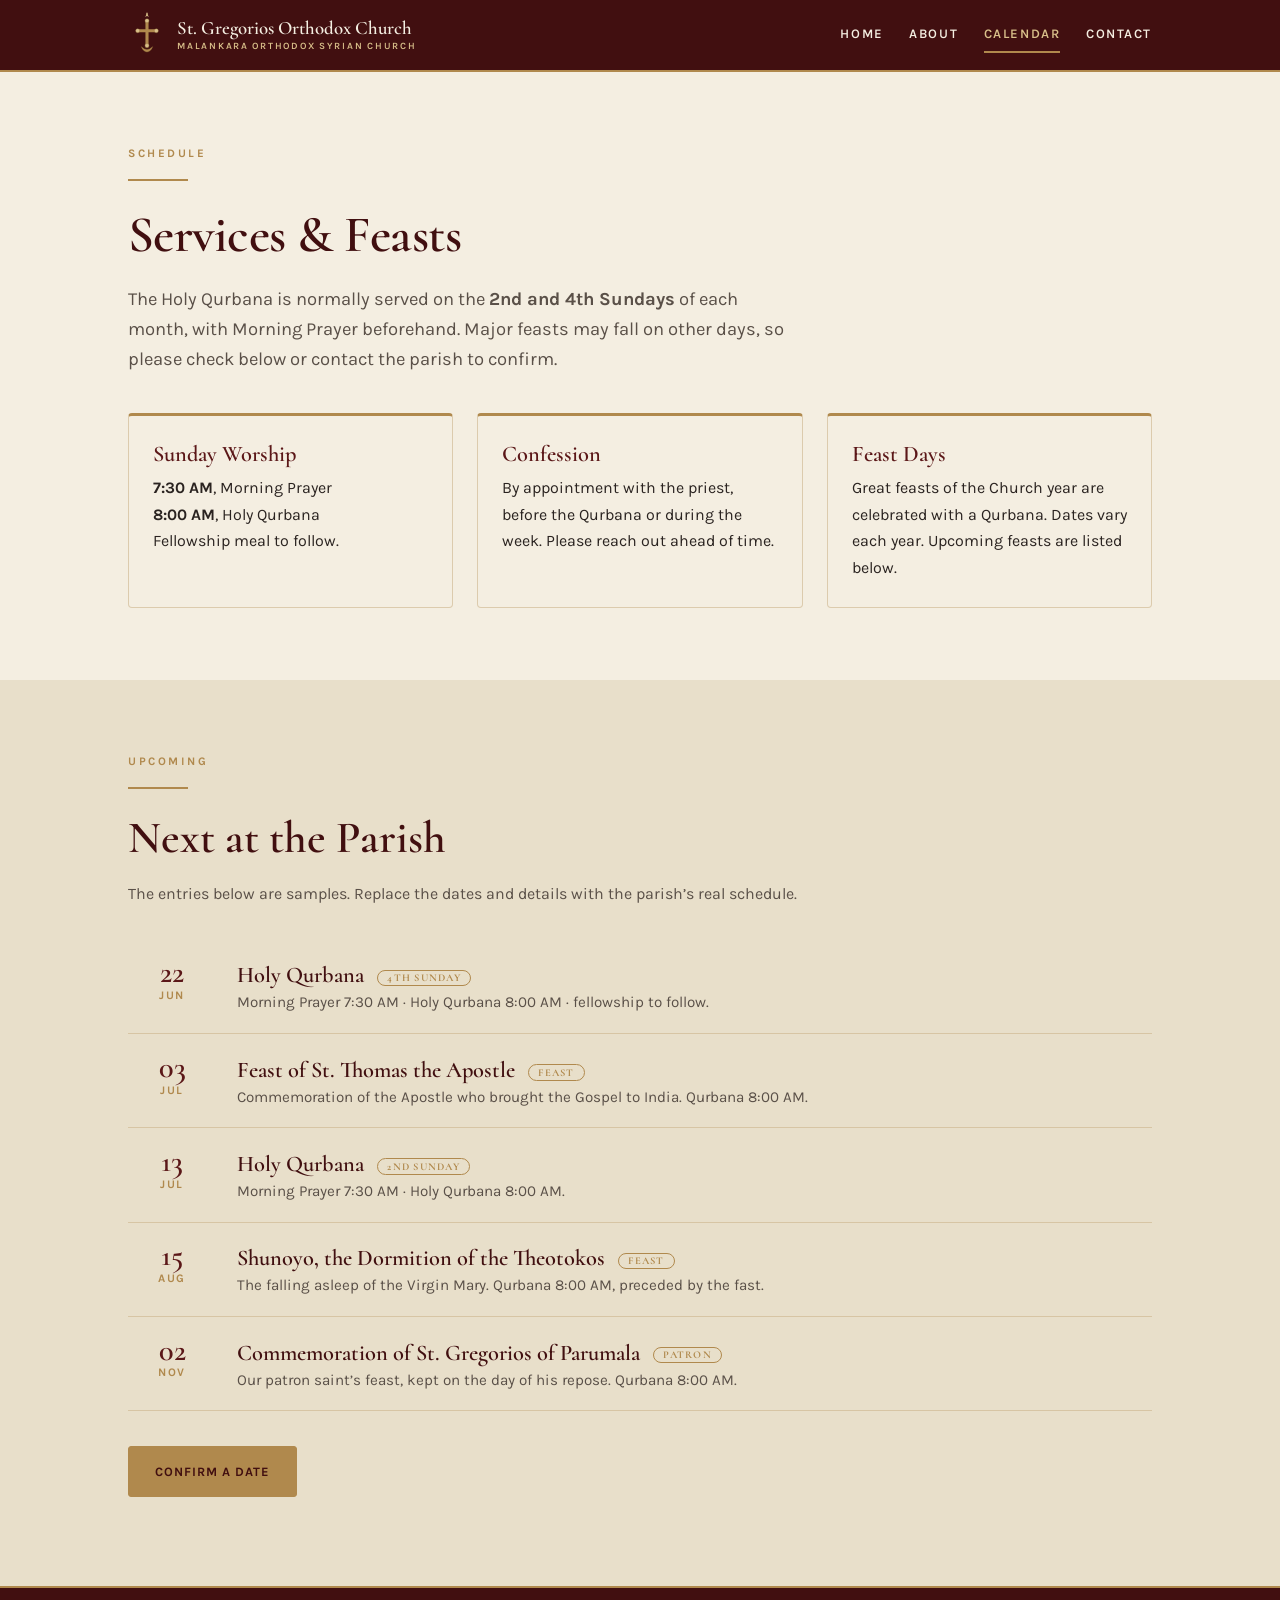
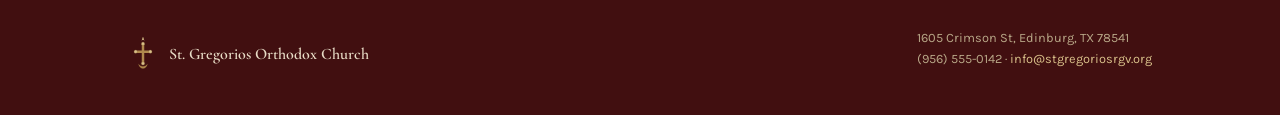
<file: calendar.html>
<!DOCTYPE html>
<html lang="en">
<head>
<meta charset="UTF-8">
<meta name="viewport" content="width=device-width, initial-scale=1">
<title>Calendar, St. Gregorios Orthodox Church, Edinburg TX</title>
<meta name="description" content="Service schedule and upcoming feasts at St. Gregorios Orthodox Church in Edinburg, Texas.">
<link rel="preconnect" href="https://fonts.googleapis.com">
<link rel="preconnect" href="https://fonts.gstatic.com" crossorigin>
<link href="https://fonts.googleapis.com/css2?family=Cormorant:ital,wght@0,500;0,600;1,500;1,600&family=Karla:wght@400;500;700&display=swap" rel="stylesheet">
<link rel="stylesheet" href="styles.css">
</head>
<body>

<header class="topbar">
  <div class="wrap">
    <a class="brand" href="index.html">
      <svg class="mark" viewBox="0 0 80 108" fill="none" xmlns="http://www.w3.org/2000/svg" role="img" aria-label="St. Thomas Cross"><path d="M40 3c-2.6 3.2-2.6 6 0 9.2 2.6-3.2 2.6-6 0-9.2z" fill="#d9c08a"/><path d="M40 8l-5 5 5-2 5 2z" fill="#d9c08a"/><g fill="#b0894d"><rect x="36.5" y="22" width="7" height="56" rx="1.5"/><rect x="19" y="41" width="42" height="7" rx="1.5"/></g><g fill="#d9c08a" stroke="#8a6a36" stroke-width=".8"><circle cx="40" cy="22" r="4.6"/><circle cx="19" cy="44.5" r="4.6"/><circle cx="61" cy="44.5" r="4.6"/><circle cx="40" cy="78" r="4.6"/></g><path d="M27 80q13 13 26 0-3.5 11-13 12.5Q30.5 91 27 80z" fill="#b0894d" stroke="#8a6a36" stroke-width=".6"/></svg>
      <span class="name">St. Gregorios Orthodox Church<small>Malankara Orthodox Syrian Church</small></span>
    </a>
    <button class="menu-toggle" aria-label="Open menu" aria-expanded="false">&#9776;</button>
    <nav class="menu" id="menu">
      <a href="index.html">Home</a>
      <a href="about.html">About</a>
      <a href="calendar.html" aria-current="page">Calendar</a>
      <a href="contact.html">Contact</a>
    </nav>
  </div>
</header>

<section class="block">
  <div class="wrap">
    <p class="eyebrow">Schedule</p>
    <hr class="rule">
    <h1 style="font-size:clamp(2rem,5vw,3.2rem)">Services &amp; Feasts</h1>
    <p class="lead">The Holy Qurbana is normally served on the <strong>2nd and 4th Sundays</strong>
      of each month, with Morning Prayer beforehand. Major feasts may fall on other days, so please
      check below or contact the parish to confirm.</p>

    <div class="grid" style="margin-top:2.4rem">
      <div class="card">
        <h3>Sunday Worship</h3>
        <p><strong>7:30 AM</strong>, Morning Prayer<br>
           <strong>8:00 AM</strong>, Holy Qurbana<br>
           Fellowship meal to follow.</p>
      </div>
      <div class="card">
        <h3>Confession</h3>
        <p>By appointment with the priest, before the Qurbana or during the week. Please reach
           out ahead of time.</p>
      </div>
      <div class="card">
        <h3>Feast Days</h3>
        <p>Great feasts of the Church year are celebrated with a Qurbana. Dates vary each year.
           Upcoming feasts are listed below.</p>
      </div>
    </div>
  </div>
</section>

<section class="block alt">
  <div class="wrap">
    <p class="eyebrow">Upcoming</p>
    <hr class="rule">
    <h2>Next at the Parish</h2>
    <p style="color:var(--ink-soft);max-width:42rem">The entries below are samples. Replace the
      dates and details with the parish&rsquo;s real schedule.</p>

    <ul class="cal-list">
      <li>
        <span class="date"><span class="d">22</span><span class="m">Jun</span></span>
        <span class="what">
          <h3>Holy Qurbana <span class="tag">4th Sunday</span></h3>
          <p>Morning Prayer 7:30 AM &middot; Holy Qurbana 8:00 AM &middot; fellowship to follow.</p>
        </span>
      </li>
      <li>
        <span class="date"><span class="d">03</span><span class="m">Jul</span></span>
        <span class="what">
          <h3>Feast of St. Thomas the Apostle <span class="tag">Feast</span></h3>
          <p>Commemoration of the Apostle who brought the Gospel to India. Qurbana 8:00 AM.</p>
        </span>
      </li>
      <li>
        <span class="date"><span class="d">13</span><span class="m">Jul</span></span>
        <span class="what">
          <h3>Holy Qurbana <span class="tag">2nd Sunday</span></h3>
          <p>Morning Prayer 7:30 AM &middot; Holy Qurbana 8:00 AM.</p>
        </span>
      </li>
      <li>
        <span class="date"><span class="d">15</span><span class="m">Aug</span></span>
        <span class="what">
          <h3>Shunoyo, the Dormition of the Theotokos <span class="tag">Feast</span></h3>
          <p>The falling asleep of the Virgin Mary. Qurbana 8:00 AM, preceded by the fast.</p>
        </span>
      </li>
      <li>
        <span class="date"><span class="d">02</span><span class="m">Nov</span></span>
        <span class="what">
          <h3>Commemoration of St. Gregorios of Parumala <span class="tag">Patron</span></h3>
          <p>Our patron saint&rsquo;s feast, kept on the day of his repose. Qurbana 8:00 AM.</p>
        </span>
      </li>
    </ul>

    <p style="margin-top:2.2rem"><a class="btn" href="contact.html">Confirm a Date</a></p>
  </div>
</section>

<footer class="site">
  <div class="wrap">
    <a class="brand" href="index.html" style="color:#e8dcc6">
      <svg class="mark" viewBox="0 0 80 108" fill="none" xmlns="http://www.w3.org/2000/svg" aria-hidden="true"><path d="M40 3c-2.6 3.2-2.6 6 0 9.2 2.6-3.2 2.6-6 0-9.2z" fill="#d9c08a"/><path d="M40 8l-5 5 5-2 5 2z" fill="#d9c08a"/><g fill="#b0894d"><rect x="36.5" y="22" width="7" height="56" rx="1.5"/><rect x="19" y="41" width="42" height="7" rx="1.5"/></g><g fill="#d9c08a" stroke="#8a6a36" stroke-width=".8"><circle cx="40" cy="22" r="4.6"/><circle cx="19" cy="44.5" r="4.6"/><circle cx="61" cy="44.5" r="4.6"/><circle cx="40" cy="78" r="4.6"/></g><path d="M27 80q13 13 26 0-3.5 11-13 12.5Q30.5 91 27 80z" fill="#b0894d" stroke="#8a6a36" stroke-width=".6"/></svg>
      <span class="name" style="font-size:1rem">St. Gregorios Orthodox Church</span>
    </a>
    <p class="fnote">
      1605 Crimson St, Edinburg, TX 78541<br>
      (956) 555-0142 &middot; <a href="mailto:info@stgregoriosrgv.org">info@stgregoriosrgv.org</a>
    </p>
  </div>
</footer>

<script>
  const t = document.querySelector('.menu-toggle');
  const m = document.getElementById('menu');
  t.addEventListener('click', () => {
    const open = m.classList.toggle('open');
    t.setAttribute('aria-expanded', open);
  });
</script>
</body>
</html>
</file>
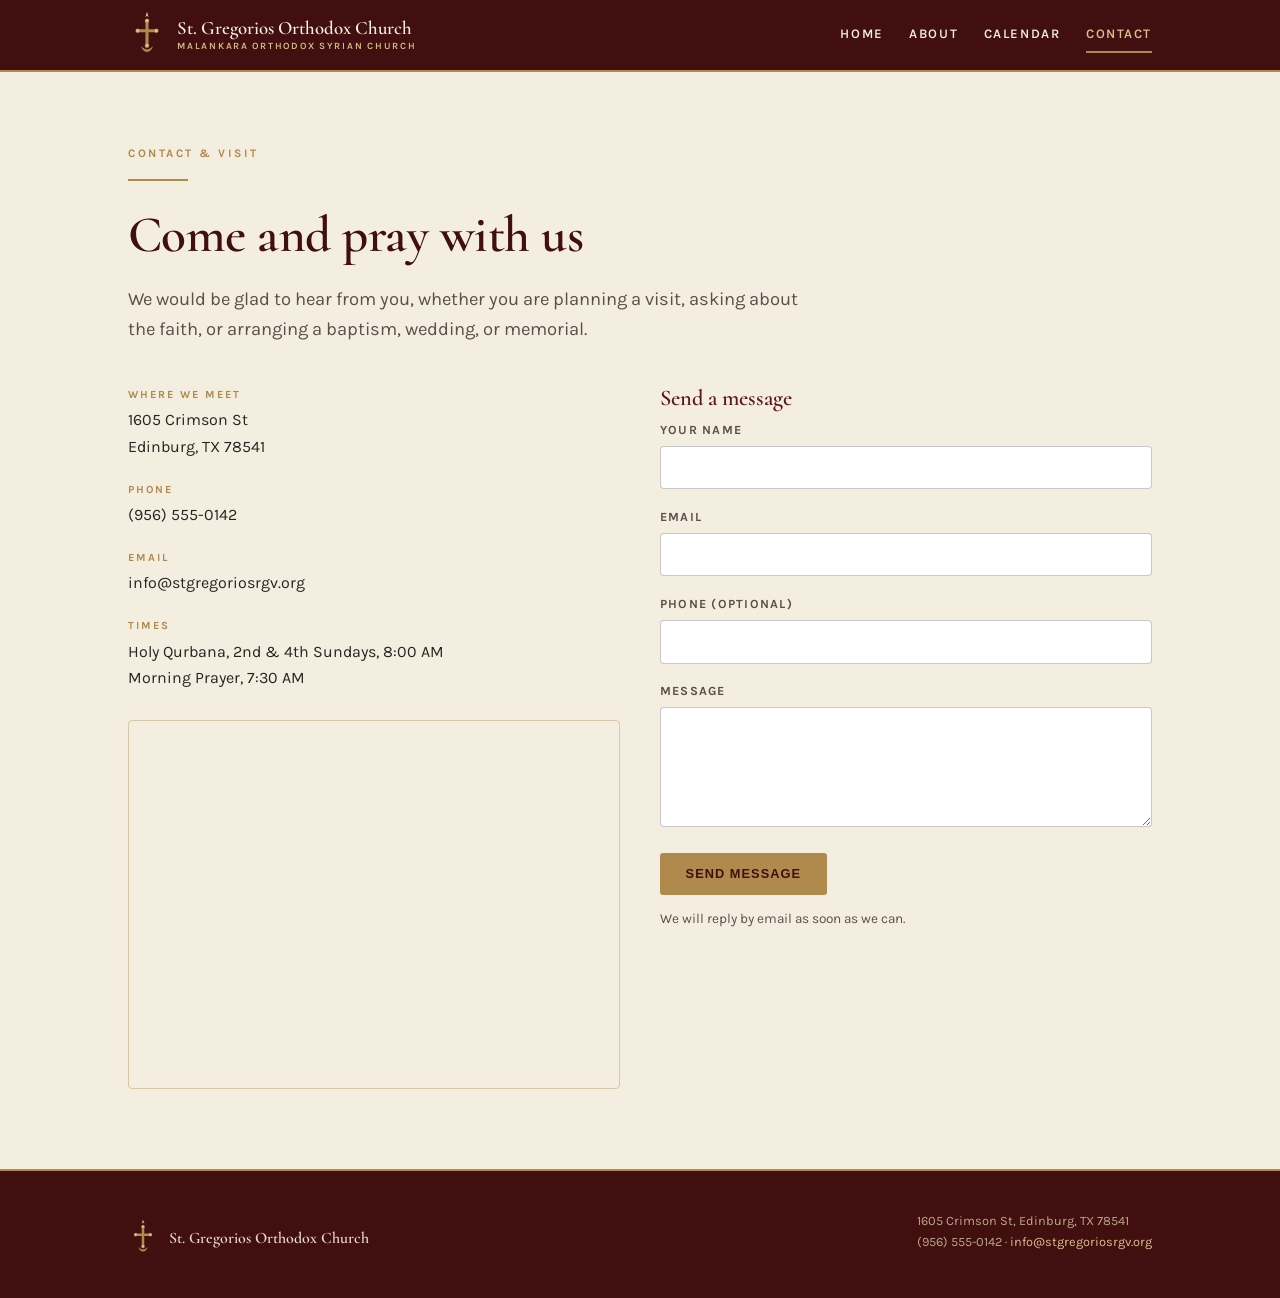
<file: contact.html>
<!DOCTYPE html>
<html lang="en">
<head>
<meta charset="UTF-8">
<meta name="viewport" content="width=device-width, initial-scale=1">
<title>Contact &amp; Visit, St. Gregorios Orthodox Church, Edinburg TX</title>
<meta name="description" content="Contact St. Gregorios Orthodox Church at 1605 Crimson St, Edinburg, TX 78541, in the Rio Grande Valley.">
<link rel="preconnect" href="https://fonts.googleapis.com">
<link rel="preconnect" href="https://fonts.gstatic.com" crossorigin>
<link href="https://fonts.googleapis.com/css2?family=Cormorant:ital,wght@0,500;0,600;1,500;1,600&family=Karla:wght@400;500;700&display=swap" rel="stylesheet">
<link rel="stylesheet" href="styles.css">
</head>
<body>

<header class="topbar">
  <div class="wrap">
    <a class="brand" href="index.html">
      <svg class="mark" viewBox="0 0 80 108" fill="none" xmlns="http://www.w3.org/2000/svg" role="img" aria-label="St. Thomas Cross"><path d="M40 3c-2.6 3.2-2.6 6 0 9.2 2.6-3.2 2.6-6 0-9.2z" fill="#d9c08a"/><path d="M40 8l-5 5 5-2 5 2z" fill="#d9c08a"/><g fill="#b0894d"><rect x="36.5" y="22" width="7" height="56" rx="1.5"/><rect x="19" y="41" width="42" height="7" rx="1.5"/></g><g fill="#d9c08a" stroke="#8a6a36" stroke-width=".8"><circle cx="40" cy="22" r="4.6"/><circle cx="19" cy="44.5" r="4.6"/><circle cx="61" cy="44.5" r="4.6"/><circle cx="40" cy="78" r="4.6"/></g><path d="M27 80q13 13 26 0-3.5 11-13 12.5Q30.5 91 27 80z" fill="#b0894d" stroke="#8a6a36" stroke-width=".6"/></svg>
      <span class="name">St. Gregorios Orthodox Church<small>Malankara Orthodox Syrian Church</small></span>
    </a>
    <button class="menu-toggle" aria-label="Open menu" aria-expanded="false">&#9776;</button>
    <nav class="menu" id="menu">
      <a href="index.html">Home</a>
      <a href="about.html">About</a>
      <a href="calendar.html">Calendar</a>
      <a href="contact.html" aria-current="page">Contact</a>
    </nav>
  </div>
</header>

<section class="block">
  <div class="wrap">
    <p class="eyebrow">Contact &amp; Visit</p>
    <hr class="rule">
    <h1 style="font-size:clamp(2rem,5vw,3.2rem)">Come and pray with us</h1>
    <p class="lead">We would be glad to hear from you, whether you are planning a visit, asking
      about the faith, or arranging a baptism, wedding, or memorial.</p>

    <div class="two-col" style="margin-top:2.6rem">
      <div>
        <div class="info-row">
          <span class="lbl">Where we meet</span>
          1605 Crimson St<br>Edinburg, TX 78541
        </div>
        <div class="info-row">
          <span class="lbl">Phone</span>
          <a href="tel:+19565550142">(956) 555-0142</a>
        </div>
        <div class="info-row">
          <span class="lbl">Email</span>
          <a href="mailto:info@stgregoriosrgv.org">info@stgregoriosrgv.org</a>
        </div>
        <div class="info-row">
          <span class="lbl">Times</span>
          Holy Qurbana, 2nd &amp; 4th Sundays, 8:00 AM<br>
          Morning Prayer, 7:30 AM
        </div>
        <iframe class="map-embed" title="Map to the parish at 1605 Crimson St, Edinburg, TX"
          src="https://www.google.com/maps?q=1605+Crimson+St,+Edinburg,+TX+78541&output=embed"
          loading="lazy" referrerpolicy="no-referrer-when-downgrade"></iframe>
      </div>

      <div>
        <h3 style="color:var(--oxblood)">Send a message</h3>
        <!-- Swap the action URL below for your own Formspree (or Netlify Forms) endpoint -->
        <form class="contact" action="https://formspree.io/f/your-form-id" method="POST">
          <label for="name">Your name</label>
          <input type="text" id="name" name="name" required>

          <label for="email">Email</label>
          <input type="email" id="email" name="email" required>

          <label for="phone">Phone (optional)</label>
          <input type="tel" id="phone" name="phone">

          <label for="message">Message</label>
          <textarea id="message" name="message" rows="5" required></textarea>

          <button type="submit" class="btn" style="border:none;cursor:pointer">Send Message</button>
        </form>
        <p style="font-size:0.85rem;color:var(--ink-soft);margin-top:0.8rem">
          We will reply by email as soon as we can.</p>
      </div>
    </div>
  </div>
</section>

<footer class="site">
  <div class="wrap">
    <a class="brand" href="index.html" style="color:#e8dcc6">
      <svg class="mark" viewBox="0 0 80 108" fill="none" xmlns="http://www.w3.org/2000/svg" aria-hidden="true"><path d="M40 3c-2.6 3.2-2.6 6 0 9.2 2.6-3.2 2.6-6 0-9.2z" fill="#d9c08a"/><path d="M40 8l-5 5 5-2 5 2z" fill="#d9c08a"/><g fill="#b0894d"><rect x="36.5" y="22" width="7" height="56" rx="1.5"/><rect x="19" y="41" width="42" height="7" rx="1.5"/></g><g fill="#d9c08a" stroke="#8a6a36" stroke-width=".8"><circle cx="40" cy="22" r="4.6"/><circle cx="19" cy="44.5" r="4.6"/><circle cx="61" cy="44.5" r="4.6"/><circle cx="40" cy="78" r="4.6"/></g><path d="M27 80q13 13 26 0-3.5 11-13 12.5Q30.5 91 27 80z" fill="#b0894d" stroke="#8a6a36" stroke-width=".6"/></svg>
      <span class="name" style="font-size:1rem">St. Gregorios Orthodox Church</span>
    </a>
    <p class="fnote">
      1605 Crimson St, Edinburg, TX 78541<br>
      (956) 555-0142 &middot; <a href="mailto:info@stgregoriosrgv.org">info@stgregoriosrgv.org</a>
    </p>
  </div>
</footer>

<script>
  const t = document.querySelector('.menu-toggle');
  const m = document.getElementById('menu');
  t.addEventListener('click', () => {
    const open = m.classList.toggle('open');
    t.setAttribute('aria-expanded', open);
  });
</script>
</body>
</html>
</file>
<file: styles.css>
/* ===========================================================
   St. Gregorios Orthodox Church — shared styles
   Palette grounded in West Syriac liturgical color:
     --oxblood   deep liturgical red (vestments / sanctuary)
     --gold      ecclesial gilding
     --parchment warm manuscript ground
     --indigo    Kerala mural shadow tone
     --ink       reading text
   =========================================================== */

:root {
  --oxblood: #5b1718;
  --oxblood-deep: #410f10;
  --gold: #b0894d;
  --gold-soft: #d9c08a;
  --parchment: #f4eee1;
  --parchment-dim: #e8dfca;
  --indigo: #233044;
  --ink: #2a2320;
  --ink-soft: #5a5048;

  --display: "Cormorant", "Cormorant Garamond", Georgia, serif;
  --body: "Karla", system-ui, -apple-system, sans-serif;

  --measure: 64rem;
}

/* reset-ish */
*, *::before, *::after { box-sizing: border-box; }
html { scroll-behavior: smooth; }
@media (prefers-reduced-motion: reduce) {
  html { scroll-behavior: auto; }
  * { animation-duration: 0.01ms !important; transition-duration: 0.01ms !important; }
}

body {
  margin: 0;
  font-family: var(--body);
  color: var(--ink);
  background: var(--parchment);
  line-height: 1.65;
  -webkit-font-smoothing: antialiased;
}

h1, h2, h3, h4 {
  font-family: var(--display);
  font-weight: 600;
  line-height: 1.1;
  color: var(--oxblood-deep);
  margin: 0 0 0.4em;
}
h1 { font-size: clamp(2.4rem, 6vw, 4.2rem); letter-spacing: -0.01em; }
h2 { font-size: clamp(1.8rem, 4vw, 2.8rem); }
h3 { font-size: 1.4rem; }
p { margin: 0 0 1.1em; }
a { color: var(--oxblood); }

.eyebrow {
  font-family: var(--body);
  text-transform: uppercase;
  letter-spacing: 0.22em;
  font-size: 0.72rem;
  font-weight: 700;
  color: var(--gold);
  margin: 0 0 1rem;
}

.wrap { width: min(100% - 2.5rem, var(--measure)); margin-inline: auto; }

/* ---------- top bar ---------- */
.topbar {
  background: var(--oxblood-deep);
  color: var(--parchment);
  position: sticky;
  top: 0;
  z-index: 50;
  border-bottom: 2px solid var(--gold);
}
.topbar .wrap {
  display: flex;
  align-items: center;
  justify-content: space-between;
  padding: 0.7rem 0;
  gap: 1rem;
}
.brand {
  display: flex;
  align-items: center;
  gap: 0.7rem;
  text-decoration: none;
  color: var(--parchment);
}
.brand .mark { width: 38px; height: 48px; flex: none; }
.brand .name {
  font-family: var(--display);
  font-size: 1.18rem;
  font-weight: 600;
  line-height: 1.05;
}
.brand .name small {
  display: block;
  font-family: var(--body);
  font-size: 0.6rem;
  letter-spacing: 0.18em;
  text-transform: uppercase;
  color: var(--gold-soft);
  font-weight: 600;
  margin-top: 2px;
}

nav.menu { display: flex; gap: 1.6rem; align-items: center; }
nav.menu a {
  color: var(--parchment);
  text-decoration: none;
  font-size: 0.82rem;
  letter-spacing: 0.12em;
  text-transform: uppercase;
  font-weight: 600;
  padding: 0.4rem 0;
  border-bottom: 2px solid transparent;
  transition: border-color 0.2s, color 0.2s;
}
nav.menu a:hover, nav.menu a[aria-current="page"] {
  color: var(--gold-soft);
  border-color: var(--gold);
}

.menu-toggle {
  display: none;
  background: none;
  border: 1px solid var(--gold);
  color: var(--parchment);
  border-radius: 4px;
  padding: 0.4rem 0.6rem;
  font-size: 1rem;
  cursor: pointer;
}

@media (max-width: 720px) {
  nav.menu {
    position: absolute;
    top: 100%; left: 0; right: 0;
    background: var(--oxblood-deep);
    flex-direction: column;
    gap: 0;
    padding: 0.5rem 1.25rem 1rem;
    border-bottom: 2px solid var(--gold);
    display: none;
  }
  nav.menu.open { display: flex; }
  nav.menu a { width: 100%; padding: 0.7rem 0; }
  .menu-toggle { display: inline-block; }
}

/* ---------- hero ---------- */
.hero {
  background:
    radial-gradient(circle at 50% 18%, rgba(176,137,77,0.18), transparent 55%),
    linear-gradient(180deg, var(--oxblood) 0%, var(--oxblood-deep) 100%);
  color: var(--parchment);
  text-align: center;
  padding: clamp(3.5rem, 9vw, 6.5rem) 0 clamp(3rem, 7vw, 5rem);
  position: relative;
}
.hero .mark-lg { width: 86px; height: 110px; margin: 0 auto 1.6rem; display: block; }
.hero h1 { color: var(--parchment); margin-bottom: 0.3rem; }
.hero .syriac {
  font-family: var(--display);
  font-style: italic;
  font-size: clamp(1.1rem, 2.5vw, 1.5rem);
  color: var(--gold-soft);
  margin-bottom: 1.6rem;
}
.hero p.lede {
  max-width: 40rem;
  margin: 0 auto 2rem;
  color: #efe6d3;
  font-size: 1.08rem;
}

.btn {
  display: inline-block;
  background: var(--gold);
  color: var(--oxblood-deep);
  text-decoration: none;
  font-weight: 700;
  letter-spacing: 0.08em;
  text-transform: uppercase;
  font-size: 0.8rem;
  padding: 0.85rem 1.6rem;
  border-radius: 3px;
  border: 1px solid var(--gold);
  transition: background 0.2s, transform 0.15s;
}
.btn:hover { background: var(--gold-soft); transform: translateY(-1px); }
.btn.ghost { background: transparent; color: var(--parchment); border-color: var(--gold-soft); }
.btn.ghost:hover { background: rgba(217,192,138,0.12); }

/* ---------- service banner ---------- */
.service-banner {
  background: var(--parchment-dim);
  border-bottom: 1px solid rgba(176,137,77,0.4);
}
.service-banner .wrap {
  display: flex;
  flex-wrap: wrap;
  gap: 1.5rem 3rem;
  justify-content: center;
  text-align: center;
  padding: 1.4rem 0;
}
.service-banner .slot { min-width: 9rem; }
.service-banner .slot .lbl {
  display: block;
  font-size: 0.68rem;
  letter-spacing: 0.18em;
  text-transform: uppercase;
  color: var(--gold);
  font-weight: 700;
}
.service-banner .slot .val {
  font-family: var(--display);
  font-size: 1.35rem;
  color: var(--oxblood-deep);
  font-weight: 600;
}

/* ---------- generic section ---------- */
section.block { padding: clamp(2.8rem, 6vw, 4.5rem) 0; }
section.block.alt { background: var(--parchment-dim); }
.center { text-align: center; }
.lead { font-size: 1.15rem; color: var(--ink-soft); max-width: 42rem; }
.center .lead { margin-inline: auto; }

.rule {
  width: 60px; height: 2px;
  background: var(--gold);
  border: 0;
  margin: 0 0 1.6rem;
}
.center .rule { margin-inline: auto; }

/* card grid */
.grid {
  display: grid;
  gap: 1.5rem;
  grid-template-columns: repeat(auto-fit, minmax(230px, 1fr));
  margin-top: 2rem;
}
.card {
  background: var(--parchment);
  border: 1px solid rgba(176,137,77,0.35);
  border-top: 3px solid var(--gold);
  border-radius: 4px;
  padding: 1.6rem 1.5rem;
}
section.block.alt .card { background: #fff; }
.card h3 { color: var(--oxblood); }
.card p:last-child { margin-bottom: 0; }

/* ---------- about / prose ---------- */
.prose { max-width: 46rem; }
.prose h2 { margin-top: 2.2rem; }
.prose blockquote {
  margin: 1.8rem 0;
  padding: 0.4rem 0 0.4rem 1.4rem;
  border-left: 3px solid var(--gold);
  font-family: var(--display);
  font-style: italic;
  font-size: 1.3rem;
  color: var(--oxblood);
}

/* ---------- calendar ---------- */
.cal-list { list-style: none; margin: 2rem 0 0; padding: 0; }
.cal-list li {
  display: flex;
  gap: 1.3rem;
  align-items: baseline;
  padding: 1.1rem 0;
  border-bottom: 1px solid rgba(176,137,77,0.3);
}
.cal-list .date {
  flex: none;
  width: 5.5rem;
  text-align: center;
  font-family: var(--display);
  color: var(--oxblood);
  line-height: 1.05;
}
.cal-list .date .d { display: block; font-size: 1.9rem; font-weight: 600; }
.cal-list .date .m { display: block; font-size: 0.72rem; letter-spacing: 0.15em; text-transform: uppercase; color: var(--gold); font-family: var(--body); font-weight: 700; }
.cal-list .what h3 { margin-bottom: 0.15rem; }
.cal-list .what p { margin: 0; color: var(--ink-soft); font-size: 0.95rem; }
.cal-list .tag {
  display: inline-block;
  font-size: 0.65rem;
  letter-spacing: 0.12em;
  text-transform: uppercase;
  font-weight: 700;
  color: var(--gold);
  border: 1px solid var(--gold);
  border-radius: 99px;
  padding: 0.1rem 0.6rem;
  margin-left: 0.5rem;
  vertical-align: middle;
}

/* ---------- contact ---------- */
.two-col {
  display: grid;
  gap: 2.5rem;
  grid-template-columns: 1fr 1fr;
}
@media (max-width: 720px) { .two-col { grid-template-columns: 1fr; } }

.info-row { margin-bottom: 1.3rem; }
.info-row .lbl {
  display: block;
  font-size: 0.68rem;
  letter-spacing: 0.18em;
  text-transform: uppercase;
  color: var(--gold);
  font-weight: 700;
  margin-bottom: 0.2rem;
}
.info-row a { color: var(--ink); text-decoration: none; }
.info-row a:hover { color: var(--oxblood); text-decoration: underline; }

form.contact label {
  display: block;
  font-size: 0.78rem;
  letter-spacing: 0.1em;
  text-transform: uppercase;
  font-weight: 700;
  color: var(--ink-soft);
  margin: 0 0 0.35rem;
}
form.contact input,
form.contact textarea {
  width: 100%;
  font-family: var(--body);
  font-size: 1rem;
  padding: 0.7rem 0.8rem;
  margin-bottom: 1.1rem;
  border: 1px solid rgba(42,35,32,0.25);
  border-radius: 4px;
  background: #fff;
  color: var(--ink);
}
form.contact input:focus,
form.contact textarea:focus {
  outline: 2px solid var(--gold);
  outline-offset: 1px;
  border-color: var(--gold);
}

.map-embed {
  width: 100%;
  aspect-ratio: 4 / 3;
  border: 1px solid rgba(176,137,77,0.4);
  border-radius: 4px;
  margin-top: 0.5rem;
}

/* ---------- footer ---------- */
footer.site {
  background: var(--oxblood-deep);
  color: #e8dcc6;
  padding: 2.4rem 0 2rem;
  border-top: 2px solid var(--gold);
}
footer.site .wrap {
  display: flex;
  flex-wrap: wrap;
  gap: 1.5rem;
  justify-content: space-between;
  align-items: center;
}
footer.site .mark { width: 30px; height: 38px; }
footer.site a { color: var(--gold-soft); text-decoration: none; }
footer.site a:hover { text-decoration: underline; }
footer.site .fnote { font-size: 0.8rem; color: #b9a888; }

/* focus visibility everywhere */
a:focus-visible, button:focus-visible {
  outline: 2px solid var(--gold);
  outline-offset: 2px;
}

/* ---------- photographic elements ---------- */
.hero.photo {
  background-color: var(--oxblood-deep);
  background-image:
    linear-gradient(180deg, rgba(91,23,24,0.30) 0%, rgba(45,9,10,0.62) 100%),
    url('images/sanctuary.jpg');
  background-size: cover, cover;
  background-position: center 35%, center 35%;
  background-repeat: no-repeat, no-repeat;
  background-blend-mode: normal, multiply;
}

.patron {
  display: grid;
  grid-template-columns: 260px 1fr;
  gap: 2.5rem;
  align-items: start;
  margin-top: 2rem;
}
.patron .portrait {
  width: 100%;
  border: 5px solid var(--gold);
  border-radius: 3px;
  display: block;
  box-shadow: 0 8px 24px rgba(65,15,16,0.25);
}
.patron .dates {
  font-family: var(--display);
  font-style: italic;
  color: var(--gold);
  font-size: 1.05rem;
  margin: 0 0 0.6rem;
}
@media (max-width: 640px) {
  .patron { grid-template-columns: 1fr; justify-items: center; text-align: left; }
  .patron .portrait { max-width: 240px; }
}

.qurbana-figure {
  float: right;
  width: 220px;
  margin: 0 0 1rem 1.6rem;
  border: 4px solid var(--gold);
  border-radius: 3px;
}
@media (max-width: 560px) {
  .qurbana-figure { float: none; width: 100%; max-width: 280px; margin: 1rem auto; display: block; }
}
</file>
